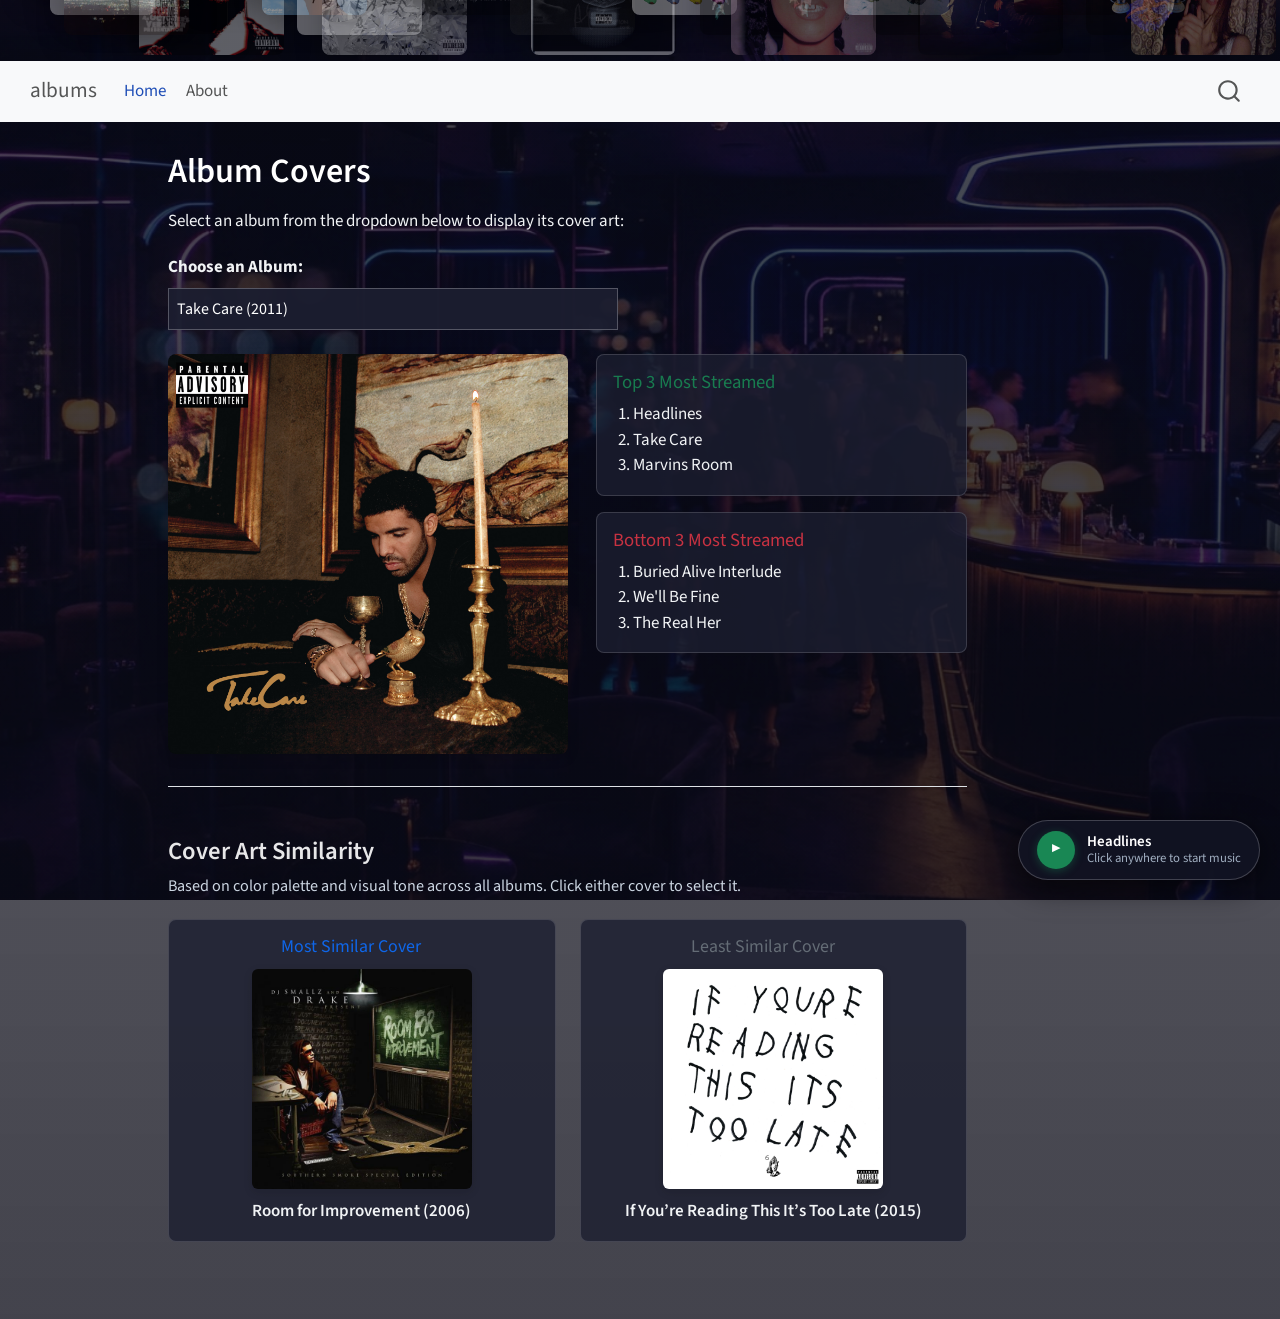
<file: index.html>
<!DOCTYPE html>
<html xmlns="http://www.w3.org/1999/xhtml" lang="en" xml:lang="en"><head>

<meta charset="utf-8">
<meta name="generator" content="quarto-1.10.18">

<meta name="viewport" content="width=device-width, initial-scale=1.0, user-scalable=yes">


<title>Album Covers – albums</title>
<style>
/* Default styles provided by pandoc.
** See https://pandoc.org/MANUAL.html#variables-for-html for config info.
*/
span.smallcaps{font-variant: small-caps;}
div.columns{display: flex; gap: 1.5em;}
div.column{flex: auto;}
@media screen {
div.columns{gap: min(4vw, 1.5em);}
div.column{overflow-x: auto;}
}
div.hanging-indent{margin-left: 1.5em; text-indent: -1.5em;}
ul.task-list{list-style: none;}
ul.task-list li input[type="checkbox"] {
  width: 0.8em;
  margin: 0 0.8em 0.2em -1em; /* quarto-specific, see https://github.com/quarto-dev/quarto-cli/issues/4556 */ 
  vertical-align: middle;
}
</style>


<script src="site_libs/quarto-nav/quarto-nav.js"></script>
<script src="site_libs/quarto-nav/headroom.min.js"></script>
<script src="site_libs/clipboard/clipboard.min.js"></script>
<script src="site_libs/quarto-search/autocomplete.umd.js"></script>
<script src="site_libs/quarto-search/fuse.min.js"></script>
<script src="site_libs/quarto-search/quarto-search.js"></script>
<meta name="quarto:offset" content="./">
<script src="site_libs/quarto-html/quarto.js" type="module"></script>
<script src="site_libs/quarto-html/tabsets/tabsets.js" type="module"></script>
<script src="site_libs/quarto-html/popper.min.js"></script>
<script src="site_libs/quarto-html/tippy.umd.min.js"></script>
<script src="site_libs/quarto-html/anchor.min.js"></script>
<link href="site_libs/quarto-html/tippy.css" rel="stylesheet">
<link href="site_libs/quarto-html/quarto-syntax-highlighting-64a204ab8560d761af7679ceaba22944.css" rel="stylesheet" id="quarto-text-highlighting-styles">
<script src="site_libs/bootstrap/bootstrap.min.js"></script>
<link href="site_libs/bootstrap/bootstrap-icons.css" rel="stylesheet">
<link href="site_libs/bootstrap/bootstrap-5453c8eb392fbb9e83e403fa6f01b86a.min.css" rel="stylesheet" append-hash="true" id="quarto-bootstrap" data-mode="light">
<script id="quarto-search-options" type="application/json">{
  "location": "navbar",
  "copy-button": false,
  "collapse-after": 3,
  "panel-placement": "end",
  "type": "overlay",
  "limit": 50,
  "keyboard-shortcut": [
    "f",
    "/",
    "s"
  ],
  "show-item-context": false,
  "language": {
    "search-no-results-text": "No results",
    "search-matching-documents-text": "matching documents",
    "search-copy-link-title": "Copy link to search",
    "search-hide-matches-text": "Hide additional matches",
    "search-more-match-text": "more match in this document",
    "search-more-matches-text": "more matches in this document",
    "search-clear-button-title": "Clear",
    "search-text-placeholder": "",
    "search-detached-cancel-button-title": "Cancel",
    "search-submit-button-title": "Submit",
    "search-label": "Search"
  }
}</script>


<link rel="stylesheet" href="styles.css">
</head>

<body class="nav-fixed quarto-light">

<div id="quarto-search-results"></div>
  <header id="quarto-header" class="headroom fixed-top">
    <nav class="navbar navbar-expand-lg " data-bs-theme="dark">
      <div class="navbar-container container-fluid">
      <div class="navbar-brand-container mx-auto">
    <a class="navbar-brand" href="./index.html">
    <span class="navbar-title">albums</span>
    </a>
  </div>
            <div id="quarto-search" class="" title="Search"></div>
          <button class="navbar-toggler" type="button" data-bs-toggle="collapse" data-bs-target="#navbarCollapse" aria-controls="navbarCollapse" role="menu" aria-expanded="false" aria-label="Toggle navigation" onclick="if (window.quartoToggleHeadroom) { window.quartoToggleHeadroom(); }">
  <span class="navbar-toggler-icon"></span>
</button>
          <div class="collapse navbar-collapse" id="navbarCollapse">
            <ul class="navbar-nav navbar-nav-scroll me-auto">
  <li class="nav-item">
    <a class="nav-link active" href="./index.html" aria-current="page"> 
<span class="menu-text">Home</span></a>
  </li>  
  <li class="nav-item">
    <a class="nav-link" href="./about.html"> 
<span class="menu-text">About</span></a>
  </li>  
</ul>
          </div> <!-- /navcollapse -->
            <div class="quarto-navbar-tools">
</div>
      </div> <!-- /container-fluid -->
    </nav>
</header>
<!-- content -->
<div id="quarto-content" class="quarto-container page-columns page-rows-contents page-layout-article page-navbar">
<!-- sidebar -->
<!-- margin-sidebar -->
    <div id="quarto-margin-sidebar" class="sidebar margin-sidebar zindex-bottom">
        
    </div>
<!-- main -->
<main class="content" id="quarto-document-content">

<header id="title-block-header" class="quarto-title-block default">
<div class="quarto-title">
<h1 class="title">Album Covers</h1>
</div>



<div class="quarto-title-meta">

    
  
    
  </div>
  


</header>


<p>Select an album from the dropdown below to display its cover art:</p>
<div style="margin: 20px 0;">
  <label for="albumSelect" class="form-label" style="font-weight: bold; margin-bottom: 8px; display: block;">Choose an Album:</label>
  <select id="albumSelect" class="form-select" style="max-width: 450px; padding: 8px; font-size: 16px;">
    <optgroup label="Drake">
      <option value="data/2006_room_for_improvement.jpg">Room for Improvement (2006)</option>
      <option value="data/2007_comeback_season.jpg">Comeback Season (2007)</option>
      <option value="data/2009_so_far_gone.jpg">So Far Gone (2009)</option>
      <option value="data/2010_thank_me_later.jpg">Thank Me Later (2010)</option>
      <option value="data/2011_take_care.jpg" selected="">Take Care (2011)</option>
      <option value="data/2013_nothing_was_the_same.jpg">Nothing Was the Same (2013)</option>
      <option value="data/2015_if_youre_reading_this_its_too_late.jpg">If You’re Reading This It’s Too Late (2015)</option>
      <option value="data/2015_what_a_time_to_be_alive.jpg">What a Time to Be Alive (2015)</option>
      <option value="data/2016_views.jpg">Views (2016)</option>
      <option value="data/2017_more_life.jpg">More Life (2017)</option>
      <option value="data/2018_scorpion.jpg">Scorpion (2018)</option>
      <option value="data/2019_care_package.jpg">Care Package (2019)</option>
      <option value="data/2020_dark_lane_demo_tapes.jpg">Dark Lane Demo Tapes (2020)</option>
      <option value="data/2021_certified_lover_boy.jpg">Certified Lover Boy (2021)</option>
      <option value="data/2022_honestly_nevermind.jpg">Honestly, Nevermind (2022)</option>
      <option value="data/2022_her_loss.jpg">Her Loss (2022)</option>
      <option value="data/2023_for_all_the_dogs.jpg">For All the Dogs (2023)</option>
      <option value="data/2025_some_sexy_songs_4_u.jpg">$ome $exy $ongs 4 U (2025)</option>
    </optgroup>
    <optgroup label="fakemink">
      <option value="data/fakemink_2023_real_hospitality.jpg">real hospitality (2023)</option>
      <option value="data/fakemink_2023_londons_saviour.jpg">London's Saviour (2023)</option>
      <option value="data/fakemink_2024_wild_one.jpg">Wild One (2024)</option>
      <option value="data/fakemink_2024_furever.jpg">Furever (2024)</option>
      <option value="data/fakemink_2026_the_boy_who_cried_terrified.jpg">The Boy Who Cried Terrified (2026)</option>
      <option value="data/fakemink_2026_terrified.jpg">Terrified (2026)</option>
    </optgroup>
    <optgroup label="Feng">
      <option value="data/feng_2025_what_the_feng.jpg">What the Feng (2025)</option>
      <option value="data/feng_2026_weekend_rockstar.jpg">Weekend Rockstar (2026)</option>
      <option value="data/feng_2026_summer_at_camp_lakepine.jpg">Summer at Camp Lakepine (2026)</option>
    </optgroup>
  </select>
</div>

<div style="margin-top: 24px; display: flex; flex-wrap: wrap; gap: 28px; align-items: flex-start;">
  <div>
    <img id="albumDisplay" src="data/2011_take_care.jpg" alt="Album Cover" style="max-width: 400px; width: 100%; border-radius: 8px; box-shadow: 0 4px 12px rgba(0,0,0,0.15); display: block;">
  </div>
  <div style="flex: 1; min-width: 260px;">
    <div style="background: #f8f9fa; border: 1px solid #dee2e6; border-radius: 8px; padding: 16px; margin-bottom: 16px;">
      <h4 style="margin-top: 0; color: #198754; font-size: 1.1rem;" class="anchored">Top 3 Most Streamed</h4>
      <ol id="top3List" style="margin-bottom: 0; padding-left: 20px;"></ol>
    </div>
    <div style="background: #f8f9fa; border: 1px solid #dee2e6; border-radius: 8px; padding: 16px;">
      <h4 style="margin-top: 0; color: #dc3545; font-size: 1.1rem;" class="anchored">Bottom 3 Most Streamed</h4>
      <ol id="bottom3List" style="margin-bottom: 0; padding-left: 20px;"></ol>
    </div>
  </div>
</div>

<div style="margin-top: 32px; padding-top: 24px; border-top: 1px solid #dee2e6;">
  <h3 style="margin-bottom: 8px;" class="anchored">Cover Art Similarity</h3>
  <p style="color: #6c757d; margin-bottom: 20px; font-size: 0.95rem;">Based on color palette and visual tone across all albums. Click either cover to select it.</p>
  <div style="display: flex; flex-wrap: wrap; gap: 24px;">
    <div id="mostSimilarCard" style="flex: 1; min-width: 240px; background: #f8f9fa; border: 1px solid #dee2e6; border-radius: 8px; padding: 16px; text-align: center; cursor: pointer;">
      <h5 style="color: #0d6efd; margin-top: 0; margin-bottom: 12px; font-size: 1.05rem;" class="anchored">Most Similar Cover</h5>
      <img id="mostSimilarImg" src="" alt="Most Similar Album Cover" style="max-width: 220px; width: 100%; border-radius: 6px; box-shadow: 0 3px 10px rgba(0,0,0,0.12); margin: 0 auto; display: block;">
      <p id="mostSimilarTitle" style="font-weight: 600; margin-top: 10px; margin-bottom: 0;"></p>
    </div>
    <div id="leastSimilarCard" style="flex: 1; min-width: 240px; background: #f8f9fa; border: 1px solid #dee2e6; border-radius: 8px; padding: 16px; text-align: center; cursor: pointer;">
      <h5 style="color: #6c757d; margin-top: 0; margin-bottom: 12px; font-size: 1.05rem;" class="anchored">Least Similar Cover</h5>
      <img id="leastSimilarImg" src="" alt="Least Similar Album Cover" style="max-width: 220px; width: 100%; border-radius: 6px; box-shadow: 0 3px 10px rgba(0,0,0,0.12); margin: 0 auto; display: block;">
      <p id="leastSimilarTitle" style="font-weight: 600; margin-top: 10px; margin-bottom: 0;"></p>
    </div>
  </div>
</div>

<div id="musicPlayerBar" style="position: fixed; bottom: 20px; right: 20px; z-index: 9999; background: rgba(18, 20, 35, 0.92); backdrop-filter: blur(12px); -webkit-backdrop-filter: blur(12px); border: 1px solid rgba(255, 255, 255, 0.2); border-radius: 40px; padding: 10px 18px; display: flex; align-items: center; gap: 12px; box-shadow: 0 8px 30px rgba(0,0,0,0.6); color: #fff;">
  <button id="playPauseBtn" title="Play / Pause" style="background: #198754; border: none; border-radius: 50%; width: 38px; height: 38px; color: white; display: flex; align-items: center; justify-content: center; cursor: pointer; font-size: 1rem; box-shadow: 0 2px 8px rgba(25, 135, 84, 0.4); outline: none;">▶</button>
  <div style="font-size: 0.88rem; line-height: 1.25; max-width: 220px;">
    <div id="nowPlayingTitle" style="font-weight: 600; color: #fff; white-space: nowrap; overflow: hidden; text-overflow: ellipsis;">Headlines</div>
    <div id="playbackStatus" style="font-size: 0.75rem; color: #a0aec0;">Click anywhere to start music</div>
  </div>
  <audio id="albumAudio" loop="" preload="auto"></audio>
</div>

<script>
  const albumData = {
    "data/2006_room_for_improvement.jpg": {
      top3: ["Special (feat. Voyce)", "Do What You Do", "City Is Mine"],
      bottom3: ["Try Harder", "A Scorpio's Mind", "Come Winter"]
    },
    "data/2007_comeback_season.jpg": {
      top3: ["Replacement Girl (feat. Trey Songz)", "Going In For Life", "Closer"],
      bottom3: ["Where to Now", "Underdog", "The Presentation"]
    },
    "data/2009_so_far_gone.jpg": {
      top3: ["Best I Ever Had", "Little Bit", "Lust For Life"],
      bottom3: ["Unstoppable", "Congratulations", "Outro"]
    },
    "data/2010_thank_me_later.jpg": {
      top3: ["Fancy", "Shut It Down", "Fireworks"],
      bottom3: ["Light Up", "Karaoke", "Thank Me Now"]
    },
    "data/2011_take_care.jpg": {
      top3: ["Headlines", "Take Care", "Marvins Room"],
      bottom3: ["Buried Alive Interlude", "We'll Be Fine", "The Real Her"]
    },
    "data/2013_nothing_was_the_same.jpg": {
      top3: ["Hold On, We're Going Home", "From Time", "Pound Cake / Paris Morton Music 2"],
      bottom3: ["305 To My City", "Connect", "The Language"]
    },
    "data/2015_if_youre_reading_this_its_too_late.jpg": {
      top3: ["Know Yourself", "Energy", "Jungle"],
      bottom3: ["Used To", "Madonna", "6 Man"]
    },
    "data/2015_what_a_time_to_be_alive.jpg": {
      top3: ["Jumpman", "Jersey", "Digital Dash"],
      bottom3: ["I'm The Plug", "Change Locations", "Plastic Bag"]
    },
    "data/2016_views.jpg": {
      top3: ["One Dance", "Hotline Bling", "Too Good"],
      bottom3: ["Faithful", "Grammys", "Pop Style"]
    },
    "data/2017_more_life.jpg": {
      top3: ["Passionfruit", "Teenage Fever", "Get It Together"],
      bottom3: ["Glow", "Ice Melts", "Skepta Interlude"]
    },
    "data/2018_scorpion.jpg": {
      top3: ["God's Plan", "In My Feelings", "Don’t Matter To Me"],
      bottom3: ["March 14", "Is There More", "Ratchet Happy Birthday"]
    },
    "data/2019_care_package.jpg": {
      top3: ["Trust Issues", "Can I", "Club Paradise"],
      bottom3: ["Jodeci Freestyle", "Draft Day", "Heat Of The Moment"]
    },
    "data/2020_dark_lane_demo_tapes.jpg": {
      top3: ["Chicago Freestyle", "Not You Too", "Pain 1993"],
      bottom3: ["From Florida With Love", "Losses", "Landed"]
    },
    "data/2021_certified_lover_boy.jpg": {
      top3: ["Fair Trade", "Girls Want Girls", "Yebba’s Heartbreak"],
      bottom3: ["The Remorse", "7am On Bridle Path", "IMY2"]
    },
    "data/2022_honestly_nevermind.jpg": {
      top3: ["Jimmy Cooks", "A Keeper", "Flight's Booked"],
      bottom3: ["Liability", "Down Hill", "Tie That Binds"]
    },
    "data/2022_her_loss.jpg": {
      top3: ["Rich Flex", "Hours In Silence", "Pussy & Millions"],
      bottom3: ["3AM on Glenwood", "More M’s", "I Guess It’s Fuck Me"]
    },
    "data/2023_for_all_the_dogs.jpg": {
      top3: ["Rich Baby Daddy", "IDGAF", "Virginia Beach"],
      bottom3: ["Screw The World", "BBL Love", "All The Parties"]
    },
    "data/2025_some_sexy_songs_4_u.jpg": {
      top3: ["NOKIA", "DIE TRYING", "SOMEBODY LOVES ME"],
      bottom3: ["GLORIOUS", "LASERS", "WHEN HE'S GONE"]
    },
    "data/fakemink_2023_real_hospitality.jpg": {
      top3: ["metal gear", "china city", "thirty two teeth"],
      bottom3: ["thirty two teeth", "china city", "metal gear"]
    },
    "data/fakemink_2023_londons_saviour.jpg": {
      top3: ["Celebrity Deathmatch", "Just Kitten", "Kill Everything"],
      bottom3: ["Fleeting Feeling", "One More, Then I’ll Sleep", "Phantas-Ma-Goria"]
    },
    "data/fakemink_2024_wild_one.jpg": {
      top3: ["Blow Me", "Ambilux", "Truffle"],
      bottom3: ["Chinchilla", "Truffle", "Ambilux"]
    },
    "data/fakemink_2024_furever.jpg": {
      top3: ["High Like Me", "Shampoodle", "Hella"],
      bottom3: ["Animal Mintz", "Powder", "Hella"]
    },
    "data/fakemink_2026_the_boy_who_cried_terrified.jpg": {
      top3: ["Blow The Speaker .", "Young Millionaire .", "Mr. Chow ."],
      bottom3: ["fml .", "The Mercer .", "Dumb ."]
    },
    "data/fakemink_2026_terrified.jpg": {
      top3: ["Night , Blooming Jasmine .", "Rétard Angel .", "Like A Virgin"],
      bottom3: ["Fire & Ice .", "Etna .", "Jungle-Affair ."]
    },
    "data/feng_2025_what_the_feng.jpg": {
      top3: ["XY", "Left for USA", "YOLO"],
      bottom3: ["Soul 2 soul", "Me vs the world", "Memories"]
    },
    "data/feng_2026_weekend_rockstar.jpg": {
      top3: ["XOXO", "Cali Crazy", "Teenage Famous"],
      bottom3: ["Running Wild", "Don’t Be Normal", "Superstar"]
    },
    "data/feng_2026_summer_at_camp_lakepine.jpg": {
      top3: ["Coachella", "2023 Summer", "Smile Through The Pain"],
      bottom3: ["Diary", "Lets Make Out", "Vomit"]
    }
  };

  const similarityData = {
    "data/2006_room_for_improvement.jpg": {
      most_file: "data/2017_more_life.jpg",
      most_title: "More Life (2017)",
      least_file: "data/2015_if_youre_reading_this_its_too_late.jpg",
      least_title: "If You’re Reading This It’s Too Late (2015)"
    },
    "data/2007_comeback_season.jpg": {
      most_file: "data/2022_honestly_nevermind.jpg",
      most_title: "Honestly, Nevermind (2022)",
      least_file: "data/2015_if_youre_reading_this_its_too_late.jpg",
      least_title: "If You’re Reading This It’s Too Late (2015)"
    },
    "data/2009_so_far_gone.jpg": {
      most_file: "data/fakemink_2023_real_hospitality.jpg",
      most_title: "real hospitality (2023)",
      least_file: "data/2018_scorpion.jpg",
      least_title: "Scorpion (2018)"
    },
    "data/2010_thank_me_later.jpg": {
      most_file: "data/2015_if_youre_reading_this_its_too_late.jpg",
      most_title: "If You’re Reading This It’s Too Late (2015)",
      least_file: "data/2020_dark_lane_demo_tapes.jpg",
      least_title: "Dark Lane Demo Tapes (2020)"
    },
    "data/2011_take_care.jpg": {
      most_file: "data/2006_room_for_improvement.jpg",
      most_title: "Room for Improvement (2006)",
      least_file: "data/2015_if_youre_reading_this_its_too_late.jpg",
      least_title: "If You’re Reading This It’s Too Late (2015)"
    },
    "data/2013_nothing_was_the_same.jpg": {
      most_file: "data/2015_what_a_time_to_be_alive.jpg",
      most_title: "What a Time to Be Alive (2015)",
      least_file: "data/2020_dark_lane_demo_tapes.jpg",
      least_title: "Dark Lane Demo Tapes (2020)"
    },
    "data/2015_if_youre_reading_this_its_too_late.jpg": {
      most_file: "data/2021_certified_lover_boy.jpg",
      most_title: "Certified Lover Boy (2021)",
      least_file: "data/fakemink_2023_real_hospitality.jpg",
      least_title: "real hospitality (2023)"
    },
    "data/2015_what_a_time_to_be_alive.jpg": {
      most_file: "data/2022_her_loss.jpg",
      most_title: "Her Loss (2022)",
      least_file: "data/fakemink_2023_real_hospitality.jpg",
      least_title: "real hospitality (2023)"
    },
    "data/2016_views.jpg": {
      most_file: "data/fakemink_2026_terrified.jpg",
      most_title: "Terrified (2026)",
      least_file: "data/fakemink_2023_real_hospitality.jpg",
      least_title: "real hospitality (2023)"
    },
    "data/2017_more_life.jpg": {
      most_file: "data/2023_for_all_the_dogs.jpg",
      most_title: "For All the Dogs (2023)",
      least_file: "data/feng_2026_weekend_rockstar.jpg",
      least_title: "Weekend Rockstar (2026)"
    },
    "data/2018_scorpion.jpg": {
      most_file: "data/fakemink_2026_terrified.jpg",
      most_title: "Terrified (2026)",
      least_file: "data/fakemink_2023_real_hospitality.jpg",
      least_title: "real hospitality (2023)"
    },
    "data/2019_care_package.jpg": {
      most_file: "data/2009_so_far_gone.jpg",
      most_title: "So Far Gone (2009)",
      least_file: "data/2018_scorpion.jpg",
      least_title: "Scorpion (2018)"
    },
    "data/2020_dark_lane_demo_tapes.jpg": {
      most_file: "data/2006_room_for_improvement.jpg",
      most_title: "Room for Improvement (2006)",
      least_file: "data/2015_if_youre_reading_this_its_too_late.jpg",
      least_title: "If You’re Reading This It’s Too Late (2015)"
    },
    "data/2021_certified_lover_boy.jpg": {
      most_file: "data/2015_if_youre_reading_this_its_too_late.jpg",
      most_title: "If You’re Reading This It’s Too Late (2015)",
      least_file: "data/fakemink_2023_real_hospitality.jpg",
      least_title: "real hospitality (2023)"
    },
    "data/2022_honestly_nevermind.jpg": {
      most_file: "data/2023_for_all_the_dogs.jpg",
      most_title: "For All the Dogs (2023)",
      least_file: "data/feng_2026_weekend_rockstar.jpg",
      least_title: "Weekend Rockstar (2026)"
    },
    "data/2022_her_loss.jpg": {
      most_file: "data/feng_2026_summer_at_camp_lakepine.jpg",
      most_title: "Summer at Camp Lakepine (2026)",
      least_file: "data/fakemink_2023_real_hospitality.jpg",
      least_title: "real hospitality (2023)"
    },
    "data/2023_for_all_the_dogs.jpg": {
      most_file: "data/fakemink_2023_real_hospitality.jpg",
      most_title: "real hospitality (2023)",
      least_file: "data/2018_scorpion.jpg",
      least_title: "Scorpion (2018)"
    },
    "data/2025_some_sexy_songs_4_u.jpg": {
      most_file: "data/fakemink_2023_londons_saviour.jpg",
      most_title: "London's Saviour (2023)",
      least_file: "data/2018_scorpion.jpg",
      least_title: "Scorpion (2018)"
    },
    "data/fakemink_2023_real_hospitality.jpg": {
      most_file: "data/2023_for_all_the_dogs.jpg",
      most_title: "For All the Dogs (2023)",
      least_file: "data/2018_scorpion.jpg",
      least_title: "Scorpion (2018)"
    },
    "data/fakemink_2023_londons_saviour.jpg": {
      most_file: "data/2011_take_care.jpg",
      most_title: "Take Care (2011)",
      least_file: "data/2015_if_youre_reading_this_its_too_late.jpg",
      least_title: "If You’re Reading This It’s Too Late (2015)"
    },
    "data/fakemink_2024_wild_one.jpg": {
      most_file: "data/2011_take_care.jpg",
      most_title: "Take Care (2011)",
      least_file: "data/2015_if_youre_reading_this_its_too_late.jpg",
      least_title: "If You’re Reading This It’s Too Late (2015)"
    },
    "data/fakemink_2024_furever.jpg": {
      most_file: "data/fakemink_2023_londons_saviour.jpg",
      most_title: "London's Saviour (2023)",
      least_file: "data/2015_if_youre_reading_this_its_too_late.jpg",
      least_title: "If You’re Reading This It’s Too Late (2015)"
    },
    "data/fakemink_2026_the_boy_who_cried_terrified.jpg": {
      most_file: "data/2022_honestly_nevermind.jpg",
      most_title: "Honestly, Nevermind (2022)",
      least_file: "data/2018_scorpion.jpg",
      least_title: "Scorpion (2018)"
    },
    "data/fakemink_2026_terrified.jpg": {
      most_file: "data/2016_views.jpg",
      most_title: "Views (2016)",
      least_file: "data/fakemink_2023_real_hospitality.jpg",
      least_title: "real hospitality (2023)"
    },
    "data/feng_2025_what_the_feng.jpg": {
      most_file: "data/feng_2026_weekend_rockstar.jpg",
      most_title: "Weekend Rockstar (2026)",
      least_file: "data/fakemink_2023_real_hospitality.jpg",
      least_title: "real hospitality (2023)"
    },
    "data/feng_2026_weekend_rockstar.jpg": {
      most_file: "data/2015_if_youre_reading_this_its_too_late.jpg",
      most_title: "If You’re Reading This It’s Too Late (2015)",
      least_file: "data/fakemink_2023_real_hospitality.jpg",
      least_title: "real hospitality (2023)"
    },
    "data/feng_2026_summer_at_camp_lakepine.jpg": {
      most_file: "data/2022_her_loss.jpg",
      most_title: "Her Loss (2022)",
      least_file: "data/fakemink_2023_real_hospitality.jpg",
      least_title: "real hospitality (2023)"
    }
  };

  const selector = document.getElementById('albumSelect');
  const image = document.getElementById('albumDisplay');
  const top3List = document.getElementById('top3List');
  const bottom3List = document.getElementById('bottom3List');

  const mostSimImg = document.getElementById('mostSimilarImg');
  const mostSimTitle = document.getElementById('mostSimilarTitle');
  const leastSimImg = document.getElementById('leastSimilarImg');
  const leastSimTitle = document.getElementById('leastSimilarTitle');
  const mostSimCard = document.getElementById('mostSimilarCard');
  const leastSimCard = document.getElementById('leastSimilarCard');

  const audioPlayer = document.getElementById('albumAudio');
  const playPauseBtn = document.getElementById('playPauseBtn');
  const nowPlayingTitle = document.getElementById('nowPlayingTitle');
  const playbackStatus = document.getElementById('playbackStatus');
  let isPlaying = false;

  function playAudio() {
    audioPlayer.play().then(() => {
      isPlaying = true;
      playPauseBtn.textContent = '⏸';
      playPauseBtn.style.background = '#dc3545';
      playbackStatus.textContent = 'Preview playing';
    }).catch(() => {
      // Browser autoplay policy requires user interaction first
    });
  }

  function pauseAudio() {
    audioPlayer.pause();
    isPlaying = false;
    playPauseBtn.textContent = '▶';
    playPauseBtn.style.background = '#198754';
    playbackStatus.textContent = 'Paused';
  }

  playPauseBtn.addEventListener('click', function(e) {
    e.stopPropagation();
    if (isPlaying) {
      pauseAudio();
    } else {
      playAudio();
    }
  });

  document.addEventListener('pointerdown', function() {
    if (!isPlaying) {
      playAudio();
    }
  }, { once: true });

  function updateDisplay(albumKey) {
    image.src = albumKey;
    const data = albumData[albumKey] || { top3: [], bottom3: [] };
    top3List.innerHTML = data.top3.map(song => `<li>${song}</li>`).join('');
    bottom3List.innerHTML = data.bottom3.map(song => `<li>${song}</li>`).join('');

    const sim = similarityData[albumKey];
    if (sim) {
      mostSimImg.src = sim.most_file;
      mostSimTitle.textContent = sim.most_title;
      leastSimImg.src = sim.least_file;
      leastSimTitle.textContent = sim.least_title;
    }

    const topSong = (data.top3 && data.top3[0]) ? data.top3[0] : 'Track Preview';
    nowPlayingTitle.textContent = topSong;
    const audioPath = albumKey.replace('data/', 'data/audio/').replace('.jpg', '.mp3');
    if (!audioPlayer.src.endsWith(audioPath)) {
      audioPlayer.src = audioPath;
      if (isPlaying) {
        audioPlayer.play().catch(() => {});
      }
    }
  }

  mostSimCard.addEventListener('click', function() {
    const sim = similarityData[selector.value];
    if (sim && sim.most_file) {
      selector.value = sim.most_file;
      updateDisplay(selector.value);
    }
  });

  leastSimCard.addEventListener('click', function() {
    const sim = similarityData[selector.value];
    if (sim && sim.least_file) {
      selector.value = sim.least_file;
      updateDisplay(selector.value);
    }
  });

  selector.addEventListener('change', function() {
    updateDisplay(this.value);
    if (!isPlaying) {
      playAudio();
    }
  });

  updateDisplay(selector.value);

  // Floating background covers with scroll parallax
  const bgContainer = document.createElement('div');
  bgContainer.id = 'floating-covers-bg';
  bgContainer.setAttribute('aria-hidden', 'true');
  document.body.prepend(bgContainer);

  const allAlbumKeys = Object.keys(albumData);
  allAlbumKeys.forEach((src, idx) => {
    const img = document.createElement('img');
    img.className = 'floating-cover';
    img.src = src;
    img.alt = '';
    const colPercent = ((idx * 3.8) % 92) + (Math.random() * 4 - 2);
    img.style.left = `${Math.max(2, Math.min(92, colPercent))}%`;
    const size = 85 + (idx % 4) * 20;
    img.style.width = `${size}px`;
    const duration = 22 + (idx % 5) * 4;
    img.style.animationDuration = `${duration}s`;
    img.style.animationDelay = `-${(idx * 2.5) % duration}s`;
    img.style.animationName = idx % 2 === 0 ? 'floatDrift1' : 'floatDrift2';
    img.style.animationTimingFunction = 'linear';
    img.style.animationIterationCount = 'infinite';
    bgContainer.appendChild(img);
  });

  window.addEventListener('scroll', function() {
    const scrollOffset = window.scrollY * 0.2;
    bgContainer.style.transform = `translateY(-${scrollOffset}px)`;
  }, { passive: true });
</script>



</main> <!-- /main -->
<script id="quarto-html-after-body" type="application/javascript">
  window.document.addEventListener("DOMContentLoaded", function (event) {
    const icon = "";
    const anchorJS = new window.AnchorJS();
    anchorJS.options = {
      placement: 'right',
      icon: icon
    };
    anchorJS.add('.anchored');
    const isCodeAnnotation = (el) => {
      for (const clz of el.classList) {
        if (clz.startsWith('code-annotation-')) {                     
          return true;
        }
      }
      return false;
    }
    const onCopySuccess = function(e) {
      // button target
      const button = e.trigger;
      // don't keep focus
      button.blur();
      // flash "checked"
      button.classList.add('code-copy-button-checked');
      var currentTitle = button.getAttribute("title");
      button.setAttribute("title", "Copied!");
      let tooltip;
      if (window.bootstrap) {
        button.setAttribute("data-bs-toggle", "tooltip");
        button.setAttribute("data-bs-placement", "left");
        button.setAttribute("data-bs-title", "Copied!");
        tooltip = new bootstrap.Tooltip(button, 
          { trigger: "manual", 
            customClass: "code-copy-button-tooltip",
            offset: [0, -8]});
        tooltip.show();    
      }
      setTimeout(function() {
        if (tooltip) {
          tooltip.hide();
          button.removeAttribute("data-bs-title");
          button.removeAttribute("data-bs-toggle");
          button.removeAttribute("data-bs-placement");
        }
        button.setAttribute("title", currentTitle);
        button.classList.remove('code-copy-button-checked');
      }, 1000);
      // clear code selection
      e.clearSelection();
    }
    const getTextToCopy = function(trigger) {
      const outerScaffold = trigger.parentElement.cloneNode(true);
      const codeEl = outerScaffold.querySelector('code');
      for (const childEl of codeEl.children) {
        if (isCodeAnnotation(childEl)) {
          childEl.remove();
        }
      }
      return codeEl.innerText;
    }
    const clipboard = new window.ClipboardJS('.code-copy-button:not([data-in-quarto-modal])', {
      text: getTextToCopy
    });
    clipboard.on('success', onCopySuccess);
    if (window.document.getElementById('quarto-embedded-source-code-modal')) {
      const clipboardModal = new window.ClipboardJS('.code-copy-button[data-in-quarto-modal]', {
        text: getTextToCopy,
        container: window.document.getElementById('quarto-embedded-source-code-modal')
      });
      clipboardModal.on('success', onCopySuccess);
    }
      var localhostRegex = new RegExp(/^(?:http|https):\/\/localhost\:?[0-9]*\//);
      var mailtoRegex = new RegExp(/^mailto:/);
        var filterRegex = new RegExp("https:\/\/JonasNoury9\.github\.io\/albums\/");
      var isInternal = (href) => {
          return filterRegex.test(href) || localhostRegex.test(href) || mailtoRegex.test(href);
      }
      // Inspect non-navigation links and adorn them if external
     var links = window.document.querySelectorAll('a[href]:not(.nav-link):not(.navbar-brand):not(.toc-action):not(.sidebar-link):not(.sidebar-item-toggle):not(.pagination-link):not(.no-external):not([aria-hidden]):not(.dropdown-item):not(.quarto-navigation-tool):not(.about-link)');
      for (var i=0; i<links.length; i++) {
        const link = links[i];
        if (!isInternal(link.href)) {
          // undo the damage that might have been done by quarto-nav.js in the case of
          // links that we want to consider external
          if (link.dataset.originalHref !== undefined) {
            link.href = link.dataset.originalHref;
          }
        }
      }
    function tippyHover(el, contentFn, onTriggerFn, onUntriggerFn) {
      const config = {
        allowHTML: true,
        maxWidth: 500,
        delay: 100,
        arrow: false,
        appendTo: function(el) {
            return el.parentElement;
        },
        interactive: true,
        interactiveBorder: 10,
        theme: 'quarto',
        placement: 'bottom-start',
      };
      if (contentFn) {
        config.content = contentFn;
      }
      if (onTriggerFn) {
        config.onTrigger = onTriggerFn;
      }
      if (onUntriggerFn) {
        config.onUntrigger = onUntriggerFn;
      }
      window.tippy(el, config); 
    }
    const noterefs = window.document.querySelectorAll('a[role="doc-noteref"]');
    for (var i=0; i<noterefs.length; i++) {
      const ref = noterefs[i];
      tippyHover(ref, function() {
        // use id or data attribute instead here
        let href = ref.getAttribute('data-footnote-href') || ref.getAttribute('href');
        try { href = new URL(href).hash; } catch {}
        const id = href.replace(/^#\/?/, "");
        const note = window.document.getElementById(id);
        if (note) {
          return note.innerHTML;
        } else {
          return "";
        }
      });
    }
    const xrefs = window.document.querySelectorAll('a.quarto-xref');
    const processXRef = (id, note) => {
      // Strip column container classes
      const stripColumnClz = (el) => {
        el.classList.remove("page-full", "page-columns");
        if (el.children) {
          for (const child of el.children) {
            stripColumnClz(child);
          }
        }
      }
      stripColumnClz(note)
      if (id === null || id.startsWith('sec-')) {
        // Special case sections, only their first couple elements
        const container = document.createElement("div");
        if (note.children && note.children.length > 2) {
          container.appendChild(note.children[0].cloneNode(true));
          for (let i = 1; i < note.children.length; i++) {
            const child = note.children[i];
            if (child.tagName === "P" && child.innerText === "") {
              continue;
            } else {
              container.appendChild(child.cloneNode(true));
              break;
            }
          }
          if (window.Quarto?.typesetMath) {
            window.Quarto.typesetMath(container);
          }
          return container.innerHTML
        } else {
          if (window.Quarto?.typesetMath) {
            window.Quarto.typesetMath(note);
          }
          return note.innerHTML;
        }
      } else {
        // Remove any anchor links if they are present
        const anchorLink = note.querySelector('a.anchorjs-link');
        if (anchorLink) {
          anchorLink.remove();
        }
        if (window.Quarto?.typesetMath) {
          window.Quarto.typesetMath(note);
        }
        if (note.classList.contains("callout")) {
          return note.outerHTML;
        } else {
          return note.innerHTML;
        }
      }
    }
    for (var i=0; i<xrefs.length; i++) {
      const xref = xrefs[i];
      tippyHover(xref, undefined, function(instance) {
        instance.disable();
        let url = xref.getAttribute('href');
        let hash = undefined; 
        if (url.startsWith('#')) {
          hash = url;
        } else {
          try { hash = new URL(url).hash; } catch {}
        }
        if (hash) {
          const id = hash.replace(/^#\/?/, "");
          const note = window.document.getElementById(id);
          if (note !== null) {
            try {
              const html = processXRef(id, note.cloneNode(true));
              instance.setContent(html);
            } finally {
              instance.enable();
              instance.show();
            }
          } else {
            // See if we can fetch this
            fetch(url.split('#')[0])
            .then(res => res.text())
            .then(html => {
              const parser = new DOMParser();
              const htmlDoc = parser.parseFromString(html, "text/html");
              const note = htmlDoc.getElementById(id);
              if (note !== null) {
                const html = processXRef(id, note);
                instance.setContent(html);
              } 
            }).finally(() => {
              instance.enable();
              instance.show();
            });
          }
        } else {
          // See if we can fetch a full url (with no hash to target)
          // This is a special case and we should probably do some content thinning / targeting
          fetch(url)
          .then(res => res.text())
          .then(html => {
            const parser = new DOMParser();
            const htmlDoc = parser.parseFromString(html, "text/html");
            const note = htmlDoc.querySelector('main.content');
            if (note !== null) {
              // This should only happen for chapter cross references
              // (since there is no id in the URL)
              // remove the first header
              if (note.children.length > 0 && note.children[0].tagName === "HEADER") {
                note.children[0].remove();
              }
              const html = processXRef(null, note);
              instance.setContent(html);
            } 
          }).finally(() => {
            instance.enable();
            instance.show();
          });
        }
      }, function(instance) {
      });
    }
        let selectedAnnoteEl;
        const selectorForAnnotation = ( cell, annotation) => {
          let cellAttr = 'data-code-cell="' + cell + '"';
          let lineAttr = 'data-code-annotation="' +  annotation + '"';
          const selector = 'span[' + cellAttr + '][' + lineAttr + ']';
          return selector;
        }
        const selectCodeLines = (annoteEl) => {
          const doc = window.document;
          const targetCell = annoteEl.getAttribute("data-target-cell");
          const targetAnnotation = annoteEl.getAttribute("data-target-annotation");
          const annoteSpan = window.document.querySelector(selectorForAnnotation(targetCell, targetAnnotation));
          const lines = annoteSpan.getAttribute("data-code-lines").split(",");
          const lineIds = lines.map((line) => {
            return targetCell + "-" + line;
          })
          let top = null;
          let height = null;
          let parent = null;
          if (lineIds.length > 0) {
              //compute the position of the single el (top and bottom and make a div)
              const el = window.document.getElementById(lineIds[0]);
              top = el.offsetTop;
              height = el.offsetHeight;
              parent = el.parentElement.parentElement;
            if (lineIds.length > 1) {
              const lastEl = window.document.getElementById(lineIds[lineIds.length - 1]);
              const bottom = lastEl.offsetTop + lastEl.offsetHeight;
              height = bottom - top;
            }
            if (top !== null && height !== null && parent !== null) {
              // cook up a div (if necessary) and position it 
              let div = window.document.getElementById("code-annotation-line-highlight");
              if (div === null) {
                div = window.document.createElement("div");
                div.setAttribute("id", "code-annotation-line-highlight");
                div.style.position = 'absolute';
                parent.appendChild(div);
              }
              div.style.top = top - 2 + "px";
              div.style.height = height + 4 + "px";
              div.style.left = 0;
              let gutterDiv = window.document.getElementById("code-annotation-line-highlight-gutter");
              if (gutterDiv === null) {
                gutterDiv = window.document.createElement("div");
                gutterDiv.setAttribute("id", "code-annotation-line-highlight-gutter");
                gutterDiv.style.position = 'absolute';
                const codeCell = window.document.getElementById(targetCell);
                const gutter = codeCell.querySelector('.code-annotation-gutter');
                gutter.appendChild(gutterDiv);
              }
              gutterDiv.style.top = top - 2 + "px";
              gutterDiv.style.height = height + 4 + "px";
            }
            selectedAnnoteEl = annoteEl;
          }
        };
        const unselectCodeLines = () => {
          const elementsIds = ["code-annotation-line-highlight", "code-annotation-line-highlight-gutter"];
          elementsIds.forEach((elId) => {
            const div = window.document.getElementById(elId);
            if (div) {
              div.remove();
            }
          });
          selectedAnnoteEl = undefined;
        };
          // Handle positioning of the toggle
      window.addEventListener(
        "resize",
        throttle(() => {
          elRect = undefined;
          if (selectedAnnoteEl) {
            selectCodeLines(selectedAnnoteEl);
          }
        }, 10)
      );
      function throttle(fn, ms) {
      let throttle = false;
      let timer;
        return (...args) => {
          if(!throttle) { // first call gets through
              fn.apply(this, args);
              throttle = true;
          } else { // all the others get throttled
              if(timer) clearTimeout(timer); // cancel #2
              timer = setTimeout(() => {
                fn.apply(this, args);
                timer = throttle = false;
              }, ms);
          }
        };
      }
        // Attach click handler to the DT
        const annoteDls = window.document.querySelectorAll('dt[data-target-cell]');
        for (const annoteDlNode of annoteDls) {
          annoteDlNode.addEventListener('click', (event) => {
            const clickedEl = event.target;
            if (clickedEl !== selectedAnnoteEl) {
              unselectCodeLines();
              const activeEl = window.document.querySelector('dt[data-target-cell].code-annotation-active');
              if (activeEl) {
                activeEl.classList.remove('code-annotation-active');
              }
              selectCodeLines(clickedEl);
              clickedEl.classList.add('code-annotation-active');
            } else {
              // Unselect the line
              unselectCodeLines();
              clickedEl.classList.remove('code-annotation-active');
            }
          });
        }
    const findCites = (el) => {
      const parentEl = el.parentElement;
      if (parentEl) {
        const cites = parentEl.dataset.cites;
        if (cites) {
          return {
            el,
            cites: cites.split(' ')
          };
        } else {
          return findCites(el.parentElement)
        }
      } else {
        return undefined;
      }
    };
    var bibliorefs = window.document.querySelectorAll('a[role="doc-biblioref"]');
    for (var i=0; i<bibliorefs.length; i++) {
      const ref = bibliorefs[i];
      const citeInfo = findCites(ref);
      if (citeInfo) {
        tippyHover(citeInfo.el, function() {
          var popup = window.document.createElement('div');
          citeInfo.cites.forEach(function(cite) {
            var citeDiv = window.document.createElement('div');
            citeDiv.classList.add('hanging-indent');
            citeDiv.classList.add('csl-entry');
            var biblioDiv = window.document.getElementById('ref-' + cite);
            if (biblioDiv) {
              citeDiv.innerHTML = biblioDiv.innerHTML;
            }
            popup.appendChild(citeDiv);
          });
          return popup.innerHTML;
        });
      }
    }
  });
  </script>
</div> <!-- /content -->




</body></html>
</file>
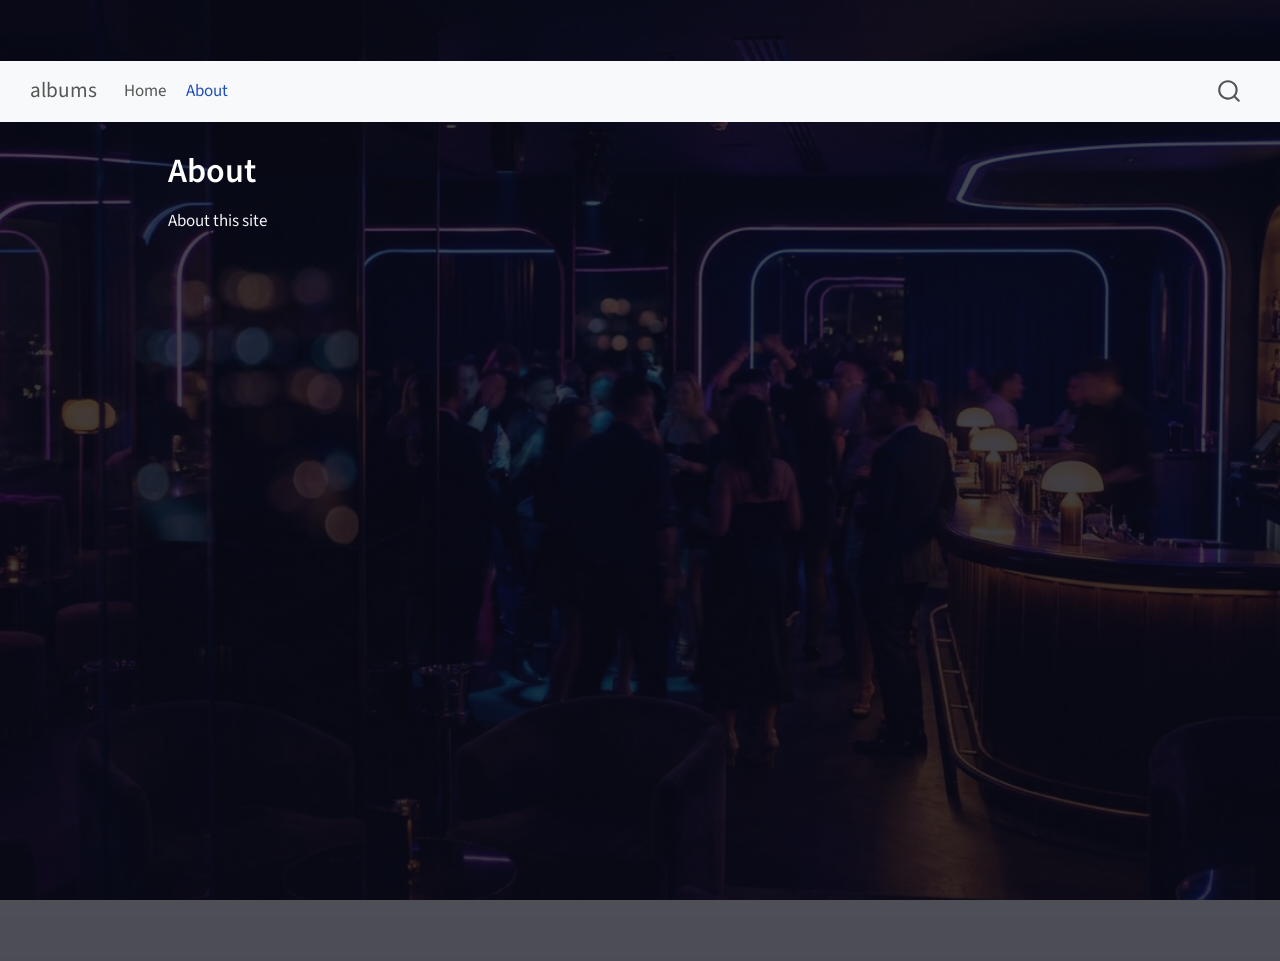
<file: about.html>
<!DOCTYPE html>
<html xmlns="http://www.w3.org/1999/xhtml" lang="en" xml:lang="en"><head>

<meta charset="utf-8">
<meta name="generator" content="quarto-1.10.18">

<meta name="viewport" content="width=device-width, initial-scale=1.0, user-scalable=yes">


<title>About – albums</title>
<style>
/* Default styles provided by pandoc.
** See https://pandoc.org/MANUAL.html#variables-for-html for config info.
*/
span.smallcaps{font-variant: small-caps;}
div.columns{display: flex; gap: 1.5em;}
div.column{flex: auto;}
@media screen {
div.columns{gap: min(4vw, 1.5em);}
div.column{overflow-x: auto;}
}
div.hanging-indent{margin-left: 1.5em; text-indent: -1.5em;}
ul.task-list{list-style: none;}
ul.task-list li input[type="checkbox"] {
  width: 0.8em;
  margin: 0 0.8em 0.2em -1em; /* quarto-specific, see https://github.com/quarto-dev/quarto-cli/issues/4556 */ 
  vertical-align: middle;
}
</style>


<script src="site_libs/quarto-nav/quarto-nav.js"></script>
<script src="site_libs/quarto-nav/headroom.min.js"></script>
<script src="site_libs/clipboard/clipboard.min.js"></script>
<script src="site_libs/quarto-search/autocomplete.umd.js"></script>
<script src="site_libs/quarto-search/fuse.min.js"></script>
<script src="site_libs/quarto-search/quarto-search.js"></script>
<meta name="quarto:offset" content="./">
<script src="site_libs/quarto-html/quarto.js" type="module"></script>
<script src="site_libs/quarto-html/tabsets/tabsets.js" type="module"></script>
<script src="site_libs/quarto-html/popper.min.js"></script>
<script src="site_libs/quarto-html/tippy.umd.min.js"></script>
<script src="site_libs/quarto-html/anchor.min.js"></script>
<link href="site_libs/quarto-html/tippy.css" rel="stylesheet">
<link href="site_libs/quarto-html/quarto-syntax-highlighting-64a204ab8560d761af7679ceaba22944.css" rel="stylesheet" id="quarto-text-highlighting-styles">
<script src="site_libs/bootstrap/bootstrap.min.js"></script>
<link href="site_libs/bootstrap/bootstrap-icons.css" rel="stylesheet">
<link href="site_libs/bootstrap/bootstrap-5453c8eb392fbb9e83e403fa6f01b86a.min.css" rel="stylesheet" append-hash="true" id="quarto-bootstrap" data-mode="light">
<script id="quarto-search-options" type="application/json">{
  "location": "navbar",
  "copy-button": false,
  "collapse-after": 3,
  "panel-placement": "end",
  "type": "overlay",
  "limit": 50,
  "keyboard-shortcut": [
    "f",
    "/",
    "s"
  ],
  "show-item-context": false,
  "language": {
    "search-no-results-text": "No results",
    "search-matching-documents-text": "matching documents",
    "search-copy-link-title": "Copy link to search",
    "search-hide-matches-text": "Hide additional matches",
    "search-more-match-text": "more match in this document",
    "search-more-matches-text": "more matches in this document",
    "search-clear-button-title": "Clear",
    "search-text-placeholder": "",
    "search-detached-cancel-button-title": "Cancel",
    "search-submit-button-title": "Submit",
    "search-label": "Search"
  }
}</script>


<link rel="stylesheet" href="styles.css">
</head>

<body class="nav-fixed quarto-light">

<div id="quarto-search-results"></div>
  <header id="quarto-header" class="headroom fixed-top">
    <nav class="navbar navbar-expand-lg " data-bs-theme="dark">
      <div class="navbar-container container-fluid">
      <div class="navbar-brand-container mx-auto">
    <a class="navbar-brand" href="./index.html">
    <span class="navbar-title">albums</span>
    </a>
  </div>
            <div id="quarto-search" class="" title="Search"></div>
          <button class="navbar-toggler" type="button" data-bs-toggle="collapse" data-bs-target="#navbarCollapse" aria-controls="navbarCollapse" role="menu" aria-expanded="false" aria-label="Toggle navigation" onclick="if (window.quartoToggleHeadroom) { window.quartoToggleHeadroom(); }">
  <span class="navbar-toggler-icon"></span>
</button>
          <div class="collapse navbar-collapse" id="navbarCollapse">
            <ul class="navbar-nav navbar-nav-scroll me-auto">
  <li class="nav-item">
    <a class="nav-link" href="./index.html"> 
<span class="menu-text">Home</span></a>
  </li>  
  <li class="nav-item">
    <a class="nav-link active" href="./about.html" aria-current="page"> 
<span class="menu-text">About</span></a>
  </li>  
</ul>
          </div> <!-- /navcollapse -->
            <div class="quarto-navbar-tools">
</div>
      </div> <!-- /container-fluid -->
    </nav>
</header>
<!-- content -->
<div id="quarto-content" class="quarto-container page-columns page-rows-contents page-layout-article page-navbar">
<!-- sidebar -->
<!-- margin-sidebar -->
    <div id="quarto-margin-sidebar" class="sidebar margin-sidebar zindex-bottom">
        
    </div>
<!-- main -->
<main class="content" id="quarto-document-content">

<header id="title-block-header" class="quarto-title-block default">
<div class="quarto-title">
<h1 class="title">About</h1>
</div>



<div class="quarto-title-meta">

    
  
    
  </div>
  


</header>


<p>About this site</p>



</main> <!-- /main -->
<script id="quarto-html-after-body" type="application/javascript">
  window.document.addEventListener("DOMContentLoaded", function (event) {
    const icon = "";
    const anchorJS = new window.AnchorJS();
    anchorJS.options = {
      placement: 'right',
      icon: icon
    };
    anchorJS.add('.anchored');
    const isCodeAnnotation = (el) => {
      for (const clz of el.classList) {
        if (clz.startsWith('code-annotation-')) {                     
          return true;
        }
      }
      return false;
    }
    const onCopySuccess = function(e) {
      // button target
      const button = e.trigger;
      // don't keep focus
      button.blur();
      // flash "checked"
      button.classList.add('code-copy-button-checked');
      var currentTitle = button.getAttribute("title");
      button.setAttribute("title", "Copied!");
      let tooltip;
      if (window.bootstrap) {
        button.setAttribute("data-bs-toggle", "tooltip");
        button.setAttribute("data-bs-placement", "left");
        button.setAttribute("data-bs-title", "Copied!");
        tooltip = new bootstrap.Tooltip(button, 
          { trigger: "manual", 
            customClass: "code-copy-button-tooltip",
            offset: [0, -8]});
        tooltip.show();    
      }
      setTimeout(function() {
        if (tooltip) {
          tooltip.hide();
          button.removeAttribute("data-bs-title");
          button.removeAttribute("data-bs-toggle");
          button.removeAttribute("data-bs-placement");
        }
        button.setAttribute("title", currentTitle);
        button.classList.remove('code-copy-button-checked');
      }, 1000);
      // clear code selection
      e.clearSelection();
    }
    const getTextToCopy = function(trigger) {
      const outerScaffold = trigger.parentElement.cloneNode(true);
      const codeEl = outerScaffold.querySelector('code');
      for (const childEl of codeEl.children) {
        if (isCodeAnnotation(childEl)) {
          childEl.remove();
        }
      }
      return codeEl.innerText;
    }
    const clipboard = new window.ClipboardJS('.code-copy-button:not([data-in-quarto-modal])', {
      text: getTextToCopy
    });
    clipboard.on('success', onCopySuccess);
    if (window.document.getElementById('quarto-embedded-source-code-modal')) {
      const clipboardModal = new window.ClipboardJS('.code-copy-button[data-in-quarto-modal]', {
        text: getTextToCopy,
        container: window.document.getElementById('quarto-embedded-source-code-modal')
      });
      clipboardModal.on('success', onCopySuccess);
    }
      var localhostRegex = new RegExp(/^(?:http|https):\/\/localhost\:?[0-9]*\//);
      var mailtoRegex = new RegExp(/^mailto:/);
        var filterRegex = new RegExp("https:\/\/JonasNoury9\.github\.io\/albums\/");
      var isInternal = (href) => {
          return filterRegex.test(href) || localhostRegex.test(href) || mailtoRegex.test(href);
      }
      // Inspect non-navigation links and adorn them if external
     var links = window.document.querySelectorAll('a[href]:not(.nav-link):not(.navbar-brand):not(.toc-action):not(.sidebar-link):not(.sidebar-item-toggle):not(.pagination-link):not(.no-external):not([aria-hidden]):not(.dropdown-item):not(.quarto-navigation-tool):not(.about-link)');
      for (var i=0; i<links.length; i++) {
        const link = links[i];
        if (!isInternal(link.href)) {
          // undo the damage that might have been done by quarto-nav.js in the case of
          // links that we want to consider external
          if (link.dataset.originalHref !== undefined) {
            link.href = link.dataset.originalHref;
          }
        }
      }
    function tippyHover(el, contentFn, onTriggerFn, onUntriggerFn) {
      const config = {
        allowHTML: true,
        maxWidth: 500,
        delay: 100,
        arrow: false,
        appendTo: function(el) {
            return el.parentElement;
        },
        interactive: true,
        interactiveBorder: 10,
        theme: 'quarto',
        placement: 'bottom-start',
      };
      if (contentFn) {
        config.content = contentFn;
      }
      if (onTriggerFn) {
        config.onTrigger = onTriggerFn;
      }
      if (onUntriggerFn) {
        config.onUntrigger = onUntriggerFn;
      }
      window.tippy(el, config); 
    }
    const noterefs = window.document.querySelectorAll('a[role="doc-noteref"]');
    for (var i=0; i<noterefs.length; i++) {
      const ref = noterefs[i];
      tippyHover(ref, function() {
        // use id or data attribute instead here
        let href = ref.getAttribute('data-footnote-href') || ref.getAttribute('href');
        try { href = new URL(href).hash; } catch {}
        const id = href.replace(/^#\/?/, "");
        const note = window.document.getElementById(id);
        if (note) {
          return note.innerHTML;
        } else {
          return "";
        }
      });
    }
    const xrefs = window.document.querySelectorAll('a.quarto-xref');
    const processXRef = (id, note) => {
      // Strip column container classes
      const stripColumnClz = (el) => {
        el.classList.remove("page-full", "page-columns");
        if (el.children) {
          for (const child of el.children) {
            stripColumnClz(child);
          }
        }
      }
      stripColumnClz(note)
      if (id === null || id.startsWith('sec-')) {
        // Special case sections, only their first couple elements
        const container = document.createElement("div");
        if (note.children && note.children.length > 2) {
          container.appendChild(note.children[0].cloneNode(true));
          for (let i = 1; i < note.children.length; i++) {
            const child = note.children[i];
            if (child.tagName === "P" && child.innerText === "") {
              continue;
            } else {
              container.appendChild(child.cloneNode(true));
              break;
            }
          }
          if (window.Quarto?.typesetMath) {
            window.Quarto.typesetMath(container);
          }
          return container.innerHTML
        } else {
          if (window.Quarto?.typesetMath) {
            window.Quarto.typesetMath(note);
          }
          return note.innerHTML;
        }
      } else {
        // Remove any anchor links if they are present
        const anchorLink = note.querySelector('a.anchorjs-link');
        if (anchorLink) {
          anchorLink.remove();
        }
        if (window.Quarto?.typesetMath) {
          window.Quarto.typesetMath(note);
        }
        if (note.classList.contains("callout")) {
          return note.outerHTML;
        } else {
          return note.innerHTML;
        }
      }
    }
    for (var i=0; i<xrefs.length; i++) {
      const xref = xrefs[i];
      tippyHover(xref, undefined, function(instance) {
        instance.disable();
        let url = xref.getAttribute('href');
        let hash = undefined; 
        if (url.startsWith('#')) {
          hash = url;
        } else {
          try { hash = new URL(url).hash; } catch {}
        }
        if (hash) {
          const id = hash.replace(/^#\/?/, "");
          const note = window.document.getElementById(id);
          if (note !== null) {
            try {
              const html = processXRef(id, note.cloneNode(true));
              instance.setContent(html);
            } finally {
              instance.enable();
              instance.show();
            }
          } else {
            // See if we can fetch this
            fetch(url.split('#')[0])
            .then(res => res.text())
            .then(html => {
              const parser = new DOMParser();
              const htmlDoc = parser.parseFromString(html, "text/html");
              const note = htmlDoc.getElementById(id);
              if (note !== null) {
                const html = processXRef(id, note);
                instance.setContent(html);
              } 
            }).finally(() => {
              instance.enable();
              instance.show();
            });
          }
        } else {
          // See if we can fetch a full url (with no hash to target)
          // This is a special case and we should probably do some content thinning / targeting
          fetch(url)
          .then(res => res.text())
          .then(html => {
            const parser = new DOMParser();
            const htmlDoc = parser.parseFromString(html, "text/html");
            const note = htmlDoc.querySelector('main.content');
            if (note !== null) {
              // This should only happen for chapter cross references
              // (since there is no id in the URL)
              // remove the first header
              if (note.children.length > 0 && note.children[0].tagName === "HEADER") {
                note.children[0].remove();
              }
              const html = processXRef(null, note);
              instance.setContent(html);
            } 
          }).finally(() => {
            instance.enable();
            instance.show();
          });
        }
      }, function(instance) {
      });
    }
        let selectedAnnoteEl;
        const selectorForAnnotation = ( cell, annotation) => {
          let cellAttr = 'data-code-cell="' + cell + '"';
          let lineAttr = 'data-code-annotation="' +  annotation + '"';
          const selector = 'span[' + cellAttr + '][' + lineAttr + ']';
          return selector;
        }
        const selectCodeLines = (annoteEl) => {
          const doc = window.document;
          const targetCell = annoteEl.getAttribute("data-target-cell");
          const targetAnnotation = annoteEl.getAttribute("data-target-annotation");
          const annoteSpan = window.document.querySelector(selectorForAnnotation(targetCell, targetAnnotation));
          const lines = annoteSpan.getAttribute("data-code-lines").split(",");
          const lineIds = lines.map((line) => {
            return targetCell + "-" + line;
          })
          let top = null;
          let height = null;
          let parent = null;
          if (lineIds.length > 0) {
              //compute the position of the single el (top and bottom and make a div)
              const el = window.document.getElementById(lineIds[0]);
              top = el.offsetTop;
              height = el.offsetHeight;
              parent = el.parentElement.parentElement;
            if (lineIds.length > 1) {
              const lastEl = window.document.getElementById(lineIds[lineIds.length - 1]);
              const bottom = lastEl.offsetTop + lastEl.offsetHeight;
              height = bottom - top;
            }
            if (top !== null && height !== null && parent !== null) {
              // cook up a div (if necessary) and position it 
              let div = window.document.getElementById("code-annotation-line-highlight");
              if (div === null) {
                div = window.document.createElement("div");
                div.setAttribute("id", "code-annotation-line-highlight");
                div.style.position = 'absolute';
                parent.appendChild(div);
              }
              div.style.top = top - 2 + "px";
              div.style.height = height + 4 + "px";
              div.style.left = 0;
              let gutterDiv = window.document.getElementById("code-annotation-line-highlight-gutter");
              if (gutterDiv === null) {
                gutterDiv = window.document.createElement("div");
                gutterDiv.setAttribute("id", "code-annotation-line-highlight-gutter");
                gutterDiv.style.position = 'absolute';
                const codeCell = window.document.getElementById(targetCell);
                const gutter = codeCell.querySelector('.code-annotation-gutter');
                gutter.appendChild(gutterDiv);
              }
              gutterDiv.style.top = top - 2 + "px";
              gutterDiv.style.height = height + 4 + "px";
            }
            selectedAnnoteEl = annoteEl;
          }
        };
        const unselectCodeLines = () => {
          const elementsIds = ["code-annotation-line-highlight", "code-annotation-line-highlight-gutter"];
          elementsIds.forEach((elId) => {
            const div = window.document.getElementById(elId);
            if (div) {
              div.remove();
            }
          });
          selectedAnnoteEl = undefined;
        };
          // Handle positioning of the toggle
      window.addEventListener(
        "resize",
        throttle(() => {
          elRect = undefined;
          if (selectedAnnoteEl) {
            selectCodeLines(selectedAnnoteEl);
          }
        }, 10)
      );
      function throttle(fn, ms) {
      let throttle = false;
      let timer;
        return (...args) => {
          if(!throttle) { // first call gets through
              fn.apply(this, args);
              throttle = true;
          } else { // all the others get throttled
              if(timer) clearTimeout(timer); // cancel #2
              timer = setTimeout(() => {
                fn.apply(this, args);
                timer = throttle = false;
              }, ms);
          }
        };
      }
        // Attach click handler to the DT
        const annoteDls = window.document.querySelectorAll('dt[data-target-cell]');
        for (const annoteDlNode of annoteDls) {
          annoteDlNode.addEventListener('click', (event) => {
            const clickedEl = event.target;
            if (clickedEl !== selectedAnnoteEl) {
              unselectCodeLines();
              const activeEl = window.document.querySelector('dt[data-target-cell].code-annotation-active');
              if (activeEl) {
                activeEl.classList.remove('code-annotation-active');
              }
              selectCodeLines(clickedEl);
              clickedEl.classList.add('code-annotation-active');
            } else {
              // Unselect the line
              unselectCodeLines();
              clickedEl.classList.remove('code-annotation-active');
            }
          });
        }
    const findCites = (el) => {
      const parentEl = el.parentElement;
      if (parentEl) {
        const cites = parentEl.dataset.cites;
        if (cites) {
          return {
            el,
            cites: cites.split(' ')
          };
        } else {
          return findCites(el.parentElement)
        }
      } else {
        return undefined;
      }
    };
    var bibliorefs = window.document.querySelectorAll('a[role="doc-biblioref"]');
    for (var i=0; i<bibliorefs.length; i++) {
      const ref = bibliorefs[i];
      const citeInfo = findCites(ref);
      if (citeInfo) {
        tippyHover(citeInfo.el, function() {
          var popup = window.document.createElement('div');
          citeInfo.cites.forEach(function(cite) {
            var citeDiv = window.document.createElement('div');
            citeDiv.classList.add('hanging-indent');
            citeDiv.classList.add('csl-entry');
            var biblioDiv = window.document.getElementById('ref-' + cite);
            if (biblioDiv) {
              citeDiv.innerHTML = biblioDiv.innerHTML;
            }
            popup.appendChild(citeDiv);
          });
          return popup.innerHTML;
        });
      }
    }
  });
  </script>
</div> <!-- /content -->




</body></html>
</file>
<file: site_libs/quarto-html/tippy.css>
.tippy-box[data-animation=fade][data-state=hidden]{opacity:0}[data-tippy-root]{max-width:calc(100vw - 10px)}.tippy-box{position:relative;background-color:#333;color:#fff;border-radius:4px;font-size:14px;line-height:1.4;white-space:normal;outline:0;transition-property:transform,visibility,opacity}.tippy-box[data-placement^=top]>.tippy-arrow{bottom:0}.tippy-box[data-placement^=top]>.tippy-arrow:before{bottom:-7px;left:0;border-width:8px 8px 0;border-top-color:initial;transform-origin:center top}.tippy-box[data-placement^=bottom]>.tippy-arrow{top:0}.tippy-box[data-placement^=bottom]>.tippy-arrow:before{top:-7px;left:0;border-width:0 8px 8px;border-bottom-color:initial;transform-origin:center bottom}.tippy-box[data-placement^=left]>.tippy-arrow{right:0}.tippy-box[data-placement^=left]>.tippy-arrow:before{border-width:8px 0 8px 8px;border-left-color:initial;right:-7px;transform-origin:center left}.tippy-box[data-placement^=right]>.tippy-arrow{left:0}.tippy-box[data-placement^=right]>.tippy-arrow:before{left:-7px;border-width:8px 8px 8px 0;border-right-color:initial;transform-origin:center right}.tippy-box[data-inertia][data-state=visible]{transition-timing-function:cubic-bezier(.54,1.5,.38,1.11)}.tippy-arrow{width:16px;height:16px;color:#333}.tippy-arrow:before{content:"";position:absolute;border-color:transparent;border-style:solid}.tippy-content{position:relative;padding:5px 9px;z-index:1}
</file>
<file: site_libs/quarto-html/quarto-syntax-highlighting-64a204ab8560d761af7679ceaba22944.css>
/* quarto syntax highlight colors */
:root {
  --quarto-hl-ot-color: #003B4F;
  --quarto-hl-at-color: #657422;
  --quarto-hl-ss-color: #20794D;
  --quarto-hl-an-color: #5E5E5E;
  --quarto-hl-fu-color: #4758AB;
  --quarto-hl-st-color: #20794D;
  --quarto-hl-cf-color: #003B4F;
  --quarto-hl-op-color: #5E5E5E;
  --quarto-hl-er-color: #AD0000;
  --quarto-hl-bn-color: #AD0000;
  --quarto-hl-al-color: #AD0000;
  --quarto-hl-va-color: #111111;
  --quarto-hl-bu-color: inherit;
  --quarto-hl-ex-color: inherit;
  --quarto-hl-pp-color: #AD0000;
  --quarto-hl-in-color: #5E5E5E;
  --quarto-hl-vs-color: #20794D;
  --quarto-hl-wa-color: #5E5E5E;
  --quarto-hl-do-color: #5E5E5E;
  --quarto-hl-im-color: #00769E;
  --quarto-hl-ch-color: #20794D;
  --quarto-hl-dt-color: #AD0000;
  --quarto-hl-fl-color: #AD0000;
  --quarto-hl-co-color: #5E5E5E;
  --quarto-hl-cv-color: #5E5E5E;
  --quarto-hl-cn-color: #8f5902;
  --quarto-hl-sc-color: #5E5E5E;
  --quarto-hl-dv-color: #AD0000;
  --quarto-hl-kw-color: #003B4F;
}

/* other quarto variables */
:root {
  --quarto-font-monospace: SFMono-Regular, Menlo, Monaco, Consolas, "Liberation Mono", "Courier New", monospace;
}

/* syntax highlight based on Pandoc's rules */
pre > code.sourceCode > span {
  color: #003B4F;
}

code.sourceCode > span {
  color: #003B4F;
}

div.sourceCode,
div.sourceCode pre.sourceCode {
  color: #003B4F;
}

/* Normal */
code span {
  color: #003B4F;
}

/* Alert */
code span.al {
  color: #AD0000;
  font-style: inherit;
}

/* Annotation */
code span.an {
  color: #5E5E5E;
  font-style: inherit;
}

/* Attribute */
code span.at {
  color: #657422;
  font-style: inherit;
}

/* BaseN */
code span.bn {
  color: #AD0000;
  font-style: inherit;
}

/* BuiltIn */
code span.bu {
  font-style: inherit;
}

/* ControlFlow */
code span.cf {
  color: #003B4F;
  font-weight: bold;
  font-style: inherit;
}

/* Char */
code span.ch {
  color: #20794D;
  font-style: inherit;
}

/* Constant */
code span.cn {
  color: #8f5902;
  font-style: inherit;
}

/* Comment */
code span.co {
  color: #5E5E5E;
  font-style: inherit;
}

/* CommentVar */
code span.cv {
  color: #5E5E5E;
  font-style: italic;
}

/* Documentation */
code span.do {
  color: #5E5E5E;
  font-style: italic;
}

/* DataType */
code span.dt {
  color: #AD0000;
  font-style: inherit;
}

/* DecVal */
code span.dv {
  color: #AD0000;
  font-style: inherit;
}

/* Error */
code span.er {
  color: #AD0000;
  font-style: inherit;
}

/* Extension */
code span.ex {
  font-style: inherit;
}

/* Float */
code span.fl {
  color: #AD0000;
  font-style: inherit;
}

/* Function */
code span.fu {
  color: #4758AB;
  font-style: inherit;
}

/* Import */
code span.im {
  color: #00769E;
  font-style: inherit;
}

/* Information */
code span.in {
  color: #5E5E5E;
  font-style: inherit;
}

/* Keyword */
code span.kw {
  color: #003B4F;
  font-weight: bold;
  font-style: inherit;
}

/* Operator */
code span.op {
  color: #5E5E5E;
  font-style: inherit;
}

/* Other */
code span.ot {
  color: #003B4F;
  font-style: inherit;
}

/* Preprocessor */
code span.pp {
  color: #AD0000;
  font-style: inherit;
}

/* SpecialChar */
code span.sc {
  color: #5E5E5E;
  font-style: inherit;
}

/* SpecialString */
code span.ss {
  color: #20794D;
  font-style: inherit;
}

/* String */
code span.st {
  color: #20794D;
  font-style: inherit;
}

/* Variable */
code span.va {
  color: #111111;
  font-style: inherit;
}

/* VerbatimString */
code span.vs {
  color: #20794D;
  font-style: inherit;
}

/* Warning */
code span.wa {
  color: #5E5E5E;
  font-style: italic;
}

.prevent-inlining {
  content: "</";
}

/*# sourceMappingURL=9d8d5bb603a83b8298b89080a598c93b.css.map */
</file>
<file: styles.css>
/* Nightclub atmosphere background */
body {
  background: linear-gradient(rgba(10, 10, 22, 0.72), rgba(10, 10, 22, 0.82)),
              url('data/club_background.jpg') no-repeat center center fixed;
  background-size: cover;
  color: #f1f3f5;
  min-height: 100vh;
  position: relative;
}

/* Floating album covers background container */
#floating-covers-bg {
  position: fixed;
  top: -10vh;
  left: 0;
  width: 100vw;
  height: 120vh;
  pointer-events: none;
  z-index: 0;
  overflow: hidden;
  transition: transform 0.1s ease-out;
}

.floating-cover {
  position: absolute;
  border-radius: 8px;
  box-shadow: 0 10px 28px rgba(0, 0, 0, 0.65);
  opacity: 0.38;
  filter: brightness(0.9) contrast(1.1);
  will-change: transform;
}

@keyframes floatDrift1 {
  0% {
    transform: translateY(125vh) translateX(-20px) rotate(-14deg);
    opacity: 0;
  }
  12% {
    opacity: 0.4;
  }
  88% {
    opacity: 0.4;
  }
  100% {
    transform: translateY(-25vh) translateX(30px) rotate(14deg);
    opacity: 0;
  }
}

@keyframes floatDrift2 {
  0% {
    transform: translateY(125vh) translateX(25px) rotate(12deg);
    opacity: 0;
  }
  12% {
    opacity: 0.36;
  }
  88% {
    opacity: 0.36;
  }
  100% {
    transform: translateY(-25vh) translateX(-35px) rotate(-16deg);
    opacity: 0;
  }
}

/* Header & nav */
#quarto-header, .navbar {
  z-index: 100 !important;
  position: relative;
}

/* Content positioning above background */
#quarto-content {
  position: relative;
  z-index: 2;
}

/* Headings color */
h1, h2, h3, h4, h5 {
  color: #ffffff;
}

/* Dropdown styling */
#albumSelect {
  background: rgba(28, 30, 48, 0.95);
  color: #ffffff;
  border: 1px solid rgba(255, 255, 255, 0.25);
}

#albumSelect optgroup, #albumSelect option {
  background: #181928;
  color: #ffffff;
}

/* Style info cards inside index.qmd for dark theme */
#quarto-content div[style*="background: #f8f9fa"] {
  background: rgba(28, 30, 48, 0.8) !important;
  border: 1px solid rgba(255, 255, 255, 0.15) !important;
  color: #f1f3f5 !important;
}

#quarto-content p[style*="color: #6c757d"] {
  color: #cbd5e1 !important;
}
</file>
